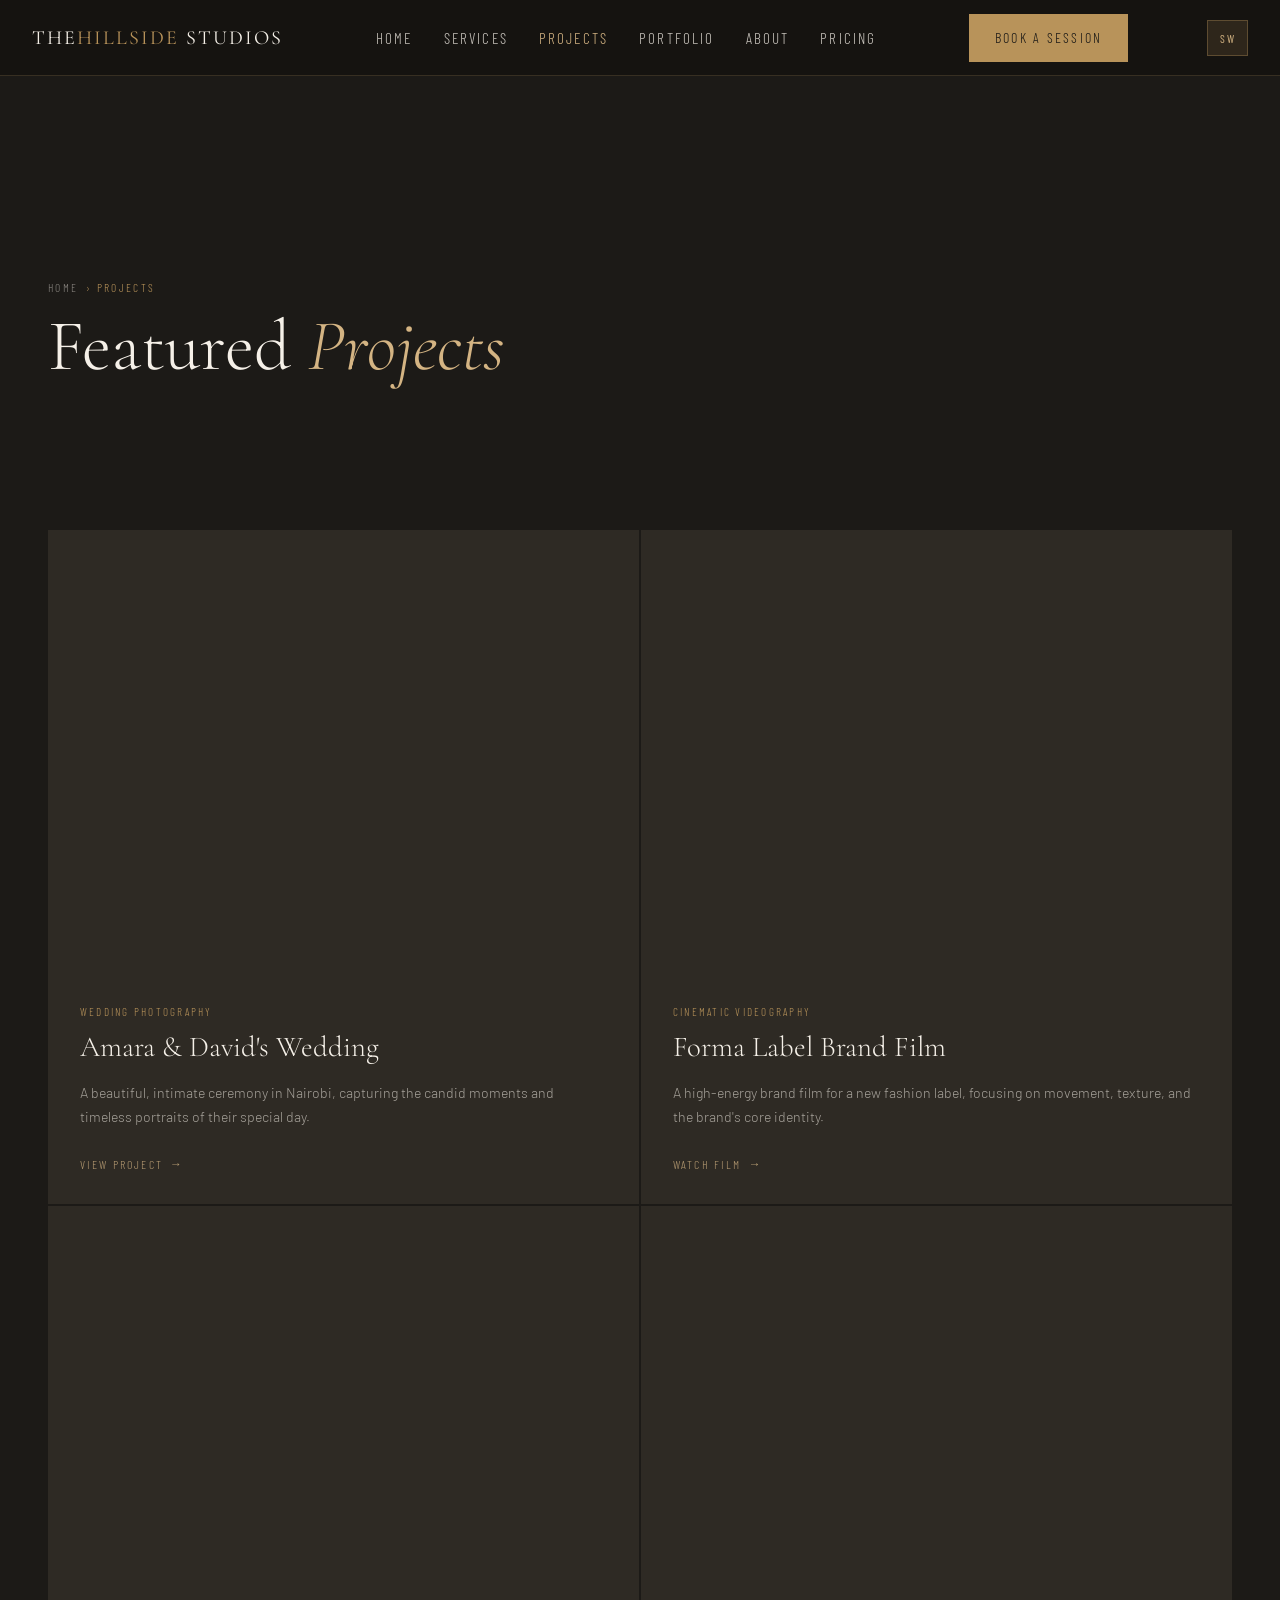
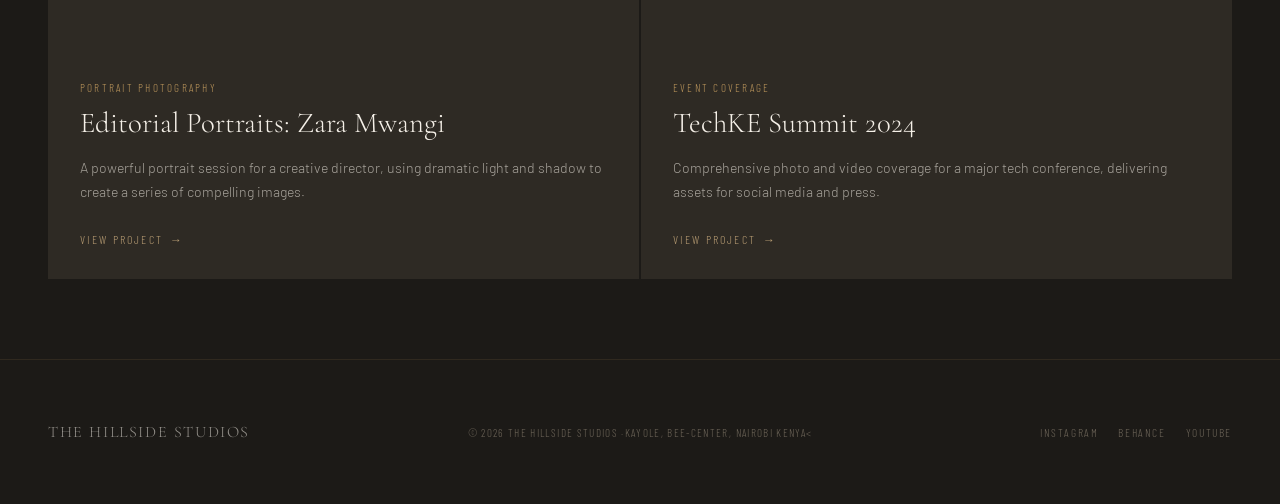
<file: projects.html>
<!DOCTYPE html>
<html lang="en">
<head>
<meta charset="UTF-8"/><meta name="viewport" content="width=device-width, initial-scale=1.0"/>
<title>Projects — The Hillside Studios</title>
<link rel="preconnect" href="https://fonts.googleapis.com"/><link rel="preconnect" href="https://fonts.gstatic.com" crossorigin/>
<link href="https://fonts.googleapis.com/css2?family=Cormorant+Garamond:ital,wght@0,300;0,400;1,300;1,400&family=Barlow:wght@300;400;500&family=Barlow+Condensed:wght@300;400;500;600&display=swap" rel="stylesheet"/>
<link rel="stylesheet" href="shared.css"/>
<style>
.projects-grid {
  display: grid;
  grid-template-columns: 1fr 1fr;
  gap: 2px;
  padding: 5rem 3rem;
  max-width: 1400px;
  margin: 0 auto;
}
.project-card {
  position: relative;
  overflow: hidden;
  background: var(--dark-brown);
  text-decoration: none;
  color: var(--cream);
}
.project-card-img {
  width: 100%;
  aspect-ratio: 4/3;
  background-size: cover;
  background-position: center;
  transition: transform 0.6s cubic-bezier(.25,.1,.25,1);
}
.project-card:hover .project-card-img {
  transform: scale(1.05);
}
.project-card-content {
  padding: 2rem;
}
.project-card-tag {
  font-family: var(--font-cond);
  font-size: 0.7rem;
  letter-spacing: 0.2em;
  text-transform: uppercase;
  color: var(--accent);
  margin-bottom: 0.75rem;
}
.project-card-title {
  font-family: var(--font-serif);
  font-size: clamp(1.4rem, 2.5vw, 1.8rem);
  font-weight: 300;
  line-height: 1.2;
  margin-bottom: 1rem;
}
.project-card-desc {
  font-size: 0.88rem;
  line-height: 1.7;
  color: rgba(245,240,232,.6);
  margin-bottom: 1.5rem;
}
.project-card-link {
  display: inline-flex;
  align-items: center;
  gap: 0.45rem;
  font-family: var(--font-cond);
  font-size: 0.75rem;
  letter-spacing: 0.18em;
  text-transform: uppercase;
  color: var(--accent-light);
  text-decoration: none;
  opacity: 0.8;
  transition: opacity 0.3s, gap 0.3s;
}
.project-card:hover .project-card-link {
  opacity: 1;
  gap: 0.7rem;
}
.project-card-link::after {
  content: '→';
}

@media(max-width: 900px) {
  .projects-grid {
    grid-template-columns: 1fr;
    padding: 4rem 1.5rem;
  }
}
</style>
</head>
<body>
<nav id="navbar" class="solid">
  <a href="index.html" class="nav-logo">The<span>Hillside</span> Studios</a>
  <ul class="nav-links">
    <li><a href="index.html" data-i18n="nav_home">Home</a></li>
    <li><a href="services.html" data-i18n="nav_services">Services</a></li>
    <li><a href="projects.html" class="active" data-i18n="nav_projects">Projects</a></li>
    <li><a href="portfolio.html">Portfolio</a></li>
    <li><a href="about.html">About</a></li>
    <li><a href="pricing.html">Pricing</a></li>
  </ul>
  <a href="contact.html" class="nav-cta">Book a Session</a>
  <button class="lang-toggle" aria-label="Toggle language">SW</button>
  <button class="hamburger" id="hamburger"><span></span><span></span><span></span></button>
</nav>
<div class="mobile-menu" id="mobileMenu">
  <a href="index.html" data-i18n="nav_home">Home</a><a href="services.html" data-i18n="nav_services">Services</a><a href="projects.html" data-i18n="nav_projects">Projects</a><a href="portfolio.html" data-i18n="nav_portfolio">Portfolio</a><a href="about.html" data-i18n="nav_about">About</a><a href="pricing.html" data-i18n="nav_pricing">Pricing</a>
  <a href="contact.html" class="mob-cta">Book a Session</a>
  <button class="lang-toggle" aria-label="Toggle language">SW</button>
</div>

<div class="page-hero">
  <div class="page-hero-bg" style="background-image:url('https://images.unsplash.com/photo-1558618666-fcd25c85cd64?w=1600&q=80')"></div>
  <div class="page-hero-overlay"></div>
  <div class="page-hero-content">
    <div class="breadcrumb"><a href="index.html">Home</a> › Projects</div>
    <h1>Featured <em>Projects</em></h1>
  </div>
</div>

<div class="projects-grid">
  <a href="#" class="project-card reveal">
    <div class="project-card-img" style="background-image:url('https://images.unsplash.com/photo-1511285560929-80b456fea0bc?w=1200&q=80')"></div>
    <div class="project-card-content">
      <div class="project-card-tag">Wedding Photography</div>
      <h2 class="project-card-title">Amara & David's Wedding</h2>
      <p class="project-card-desc">A beautiful, intimate ceremony in Nairobi, capturing the candid moments and timeless portraits of their special day.</p>
      <span class="project-card-link">View Project</span>
    </div>
  </a>
  <a href="#" class="project-card reveal reveal-delay-1">
    <div class="project-card-img" style="background-image:url('https://images.unsplash.com/photo-1579038773867-044c48829161?w=1200&q=80')"></div>
    <div class="project-card-content">
      <div class="project-card-tag">Cinematic Videography</div>
      <h2 class="project-card-title">Forma Label Brand Film</h2>
      <p class="project-card-desc">A high-energy brand film for a new fashion label, focusing on movement, texture, and the brand's core identity.</p>
      <span class="project-card-link">Watch Film</span>
    </div>
  </a>
  <a href="#" class="project-card reveal">
    <div class="project-card-img" style="background-image:url('https://images.unsplash.com/photo-1542038784456-1ea8e935640e?w=1200&q=80')"></div>
    <div class="project-card-content">
      <div class="project-card-tag">Portrait Photography</div>
      <h2 class="project-card-title">Editorial Portraits: Zara Mwangi</h2>
      <p class="project-card-desc">A powerful portrait session for a creative director, using dramatic light and shadow to create a series of compelling images.</p>
      <span class="project-card-link">View Project</span>
    </div>
  </a>
  <a href="#" class="project-card reveal reveal-delay-1">
    <div class="project-card-img" style="background-image:url('https://images.unsplash.com/photo-1606216794074-735e91aa2c92?w=1200&q=80')"></div>
    <div class="project-card-content">
      <div class="project-card-tag">Event Coverage</div>
      <h2 class="project-card-title">TechKE Summit 2024</h2>
      <p class="project-card-desc">Comprehensive photo and video coverage for a major tech conference, delivering assets for social media and press.</p>
      <span class="project-card-link">View Project</span>
    </div>
  </a>
</div>

<footer class="site-footer">
  <div class="footer-logo">The Hillside Studios</div>
  <div class="footer-copy">© 2026 The Hillside Studios ·Kayole, Bee-Center, Nairobi Kenya<</div>
  <div class="footer-social"><a href="#">Instagram</a><a href="#">Behance</a><a href="#">YouTube</a></div>
</footer>

<script src="shared.js"></script>
<script>initNav(true);</script>
</body>
</html>
</file>
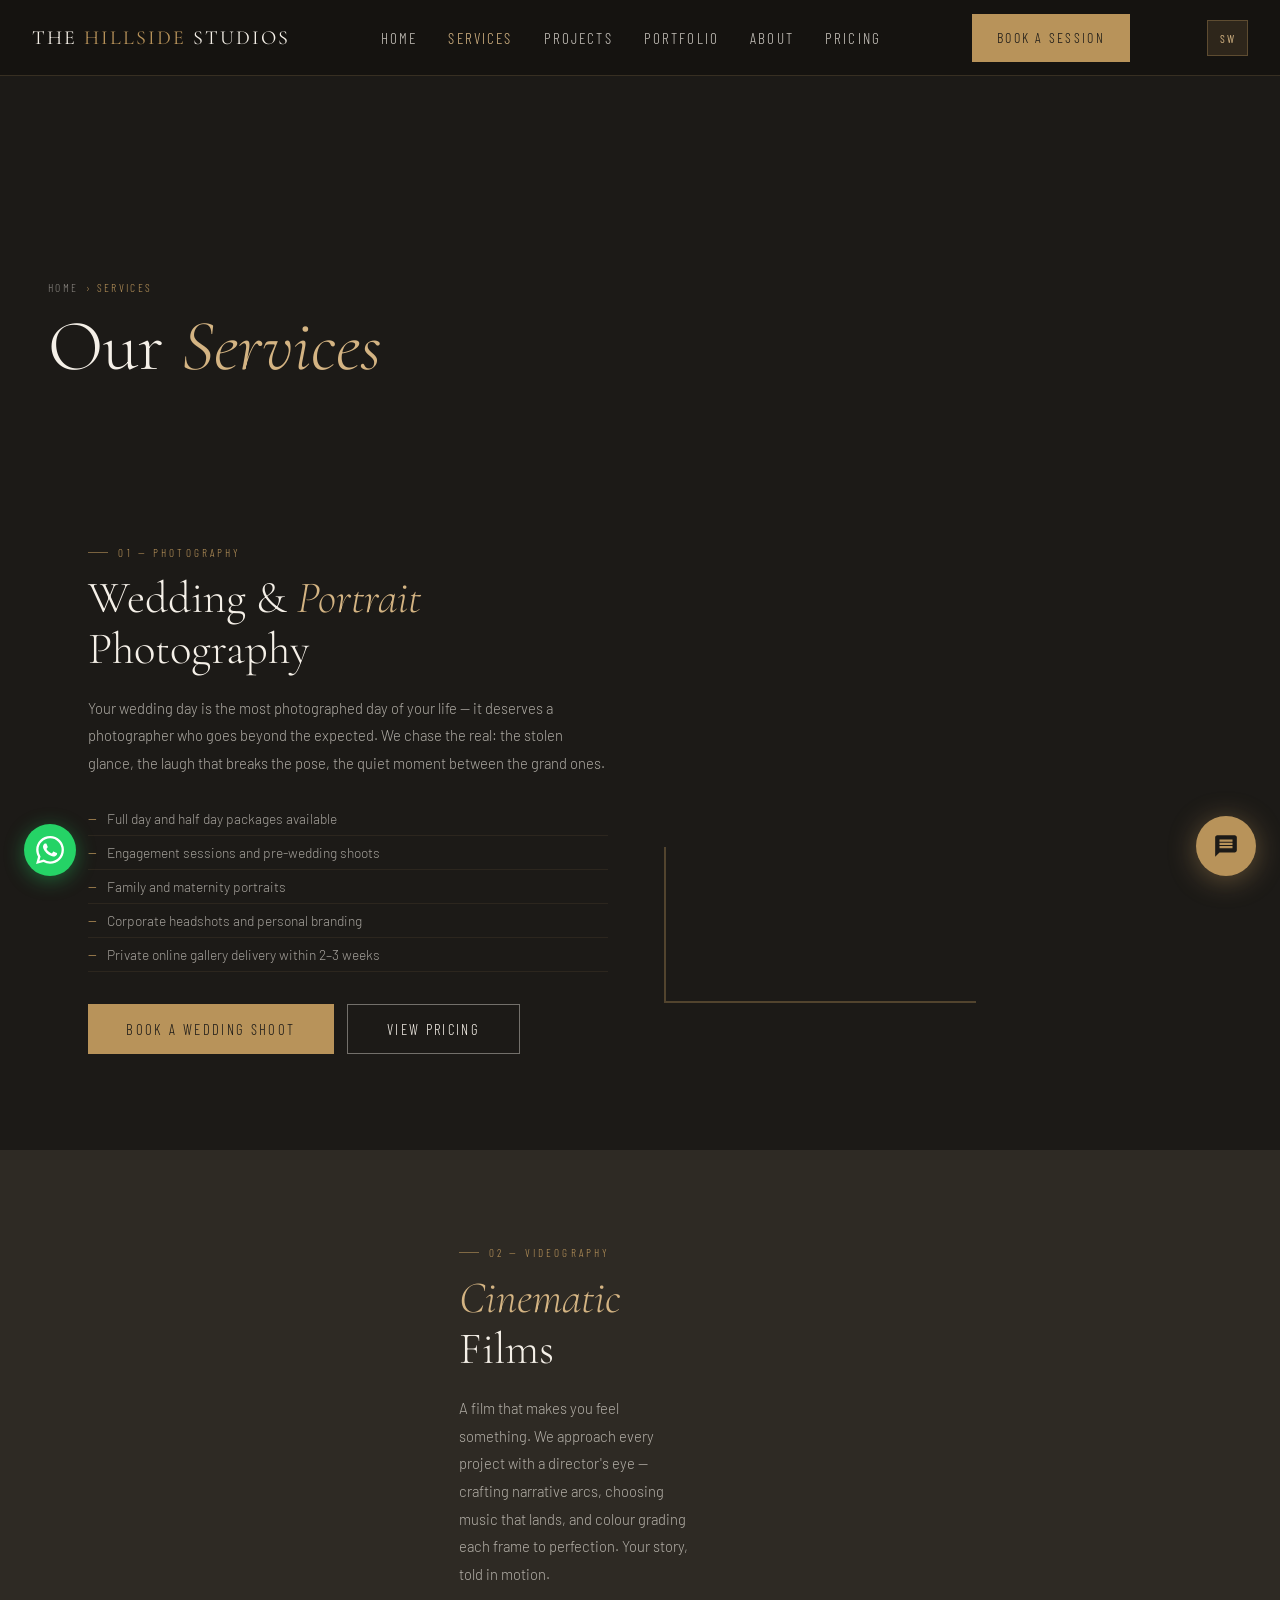
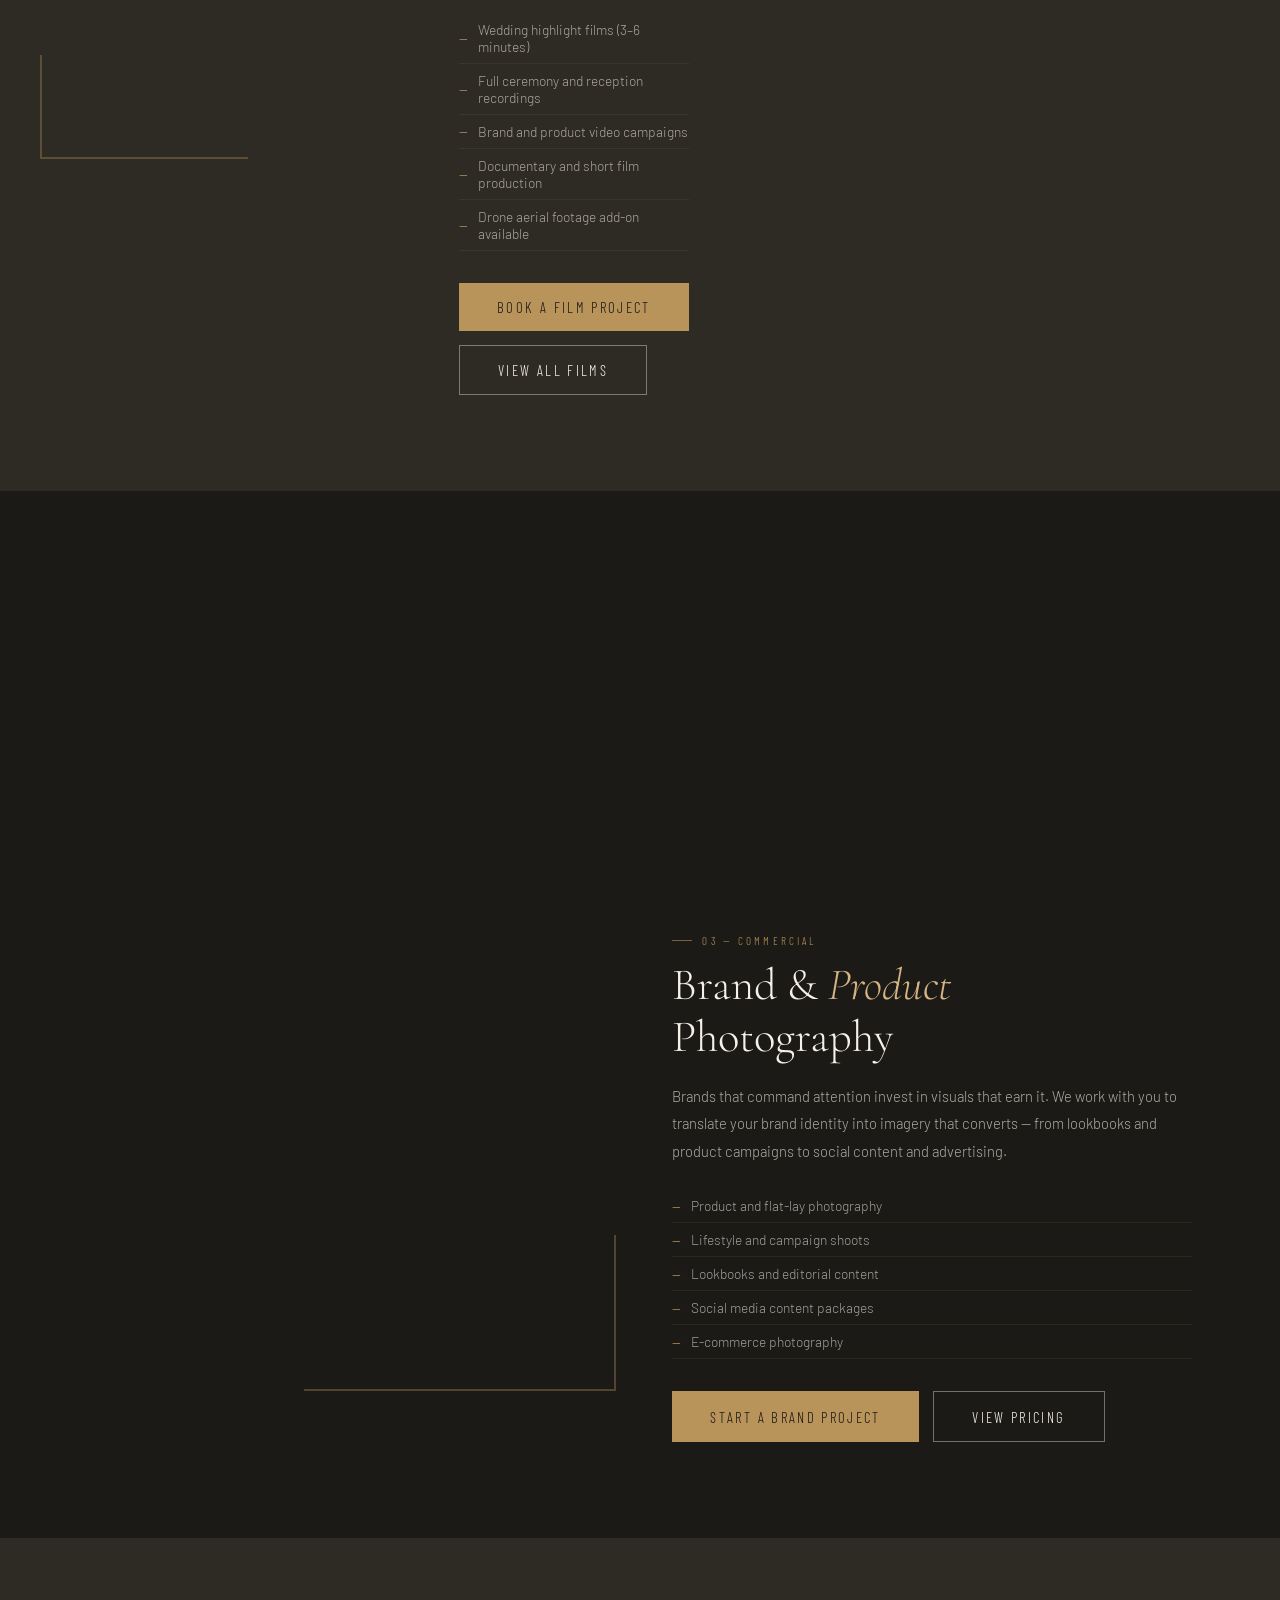
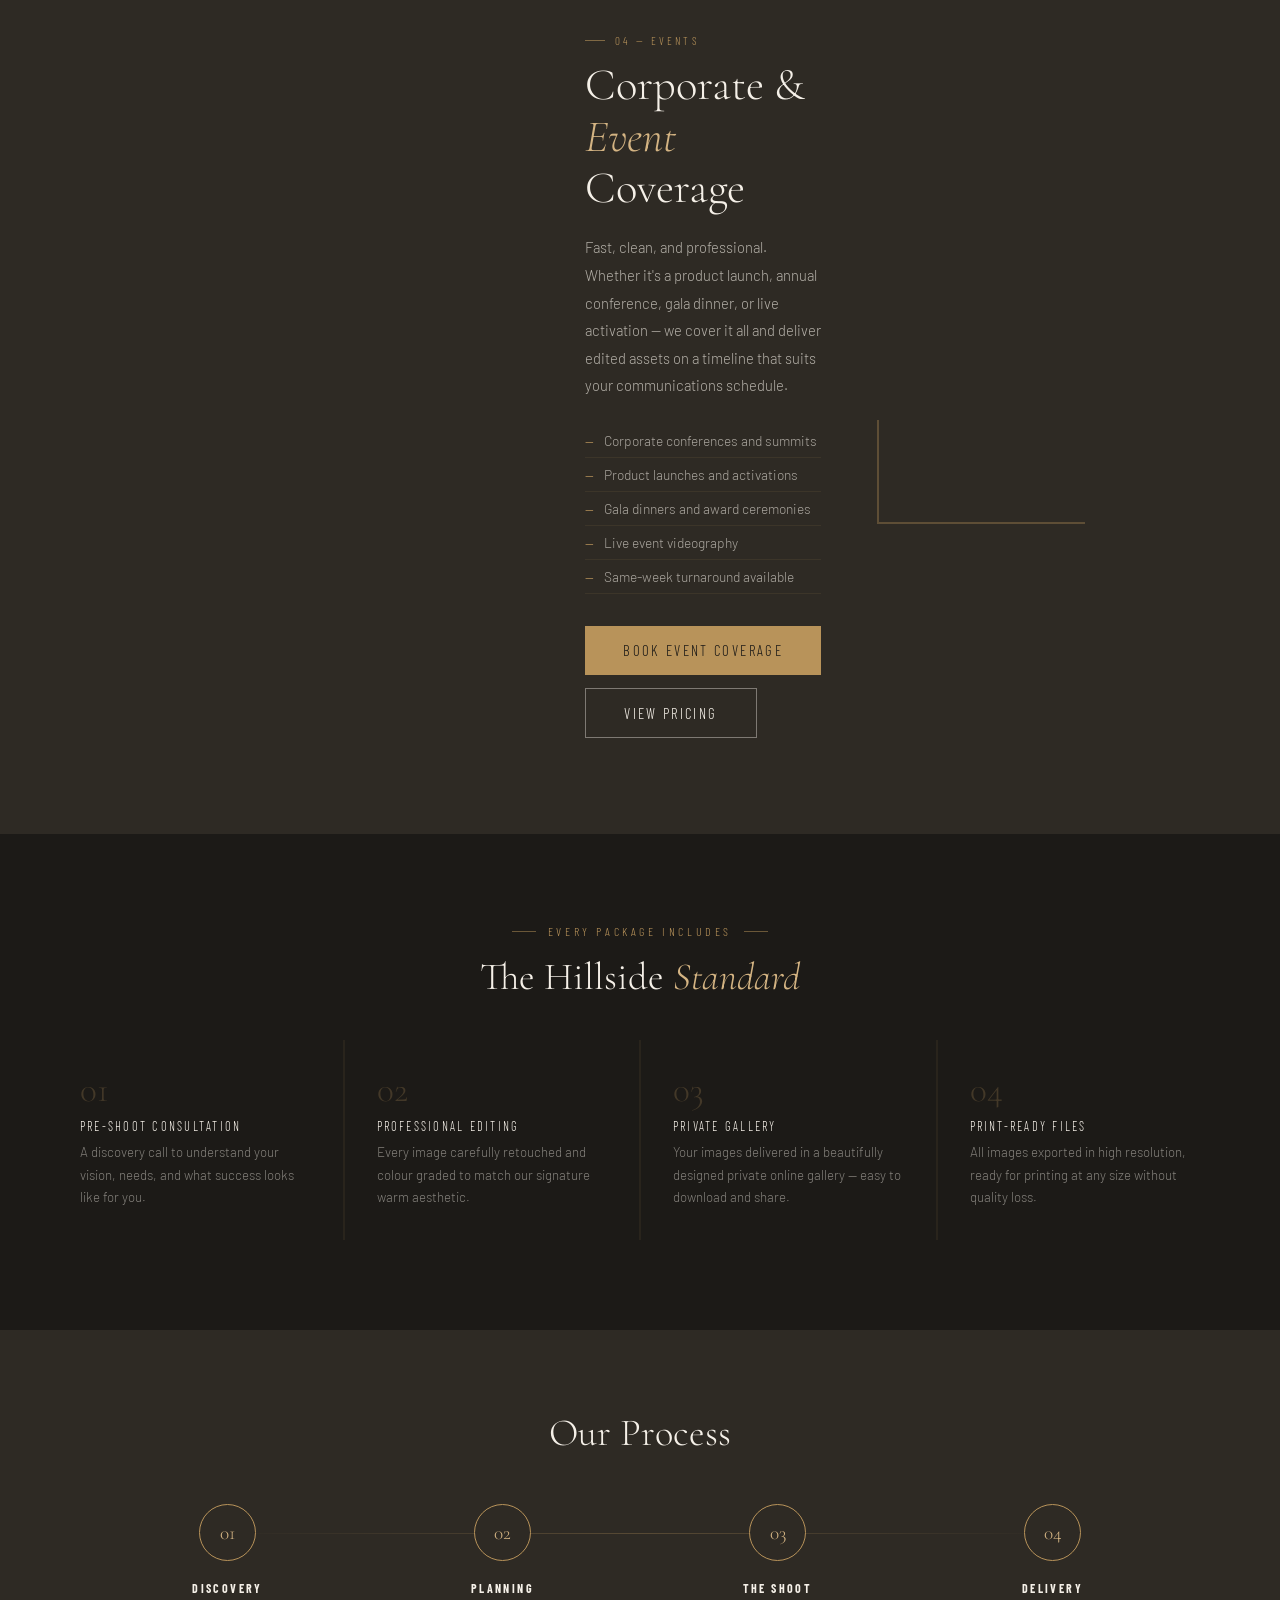
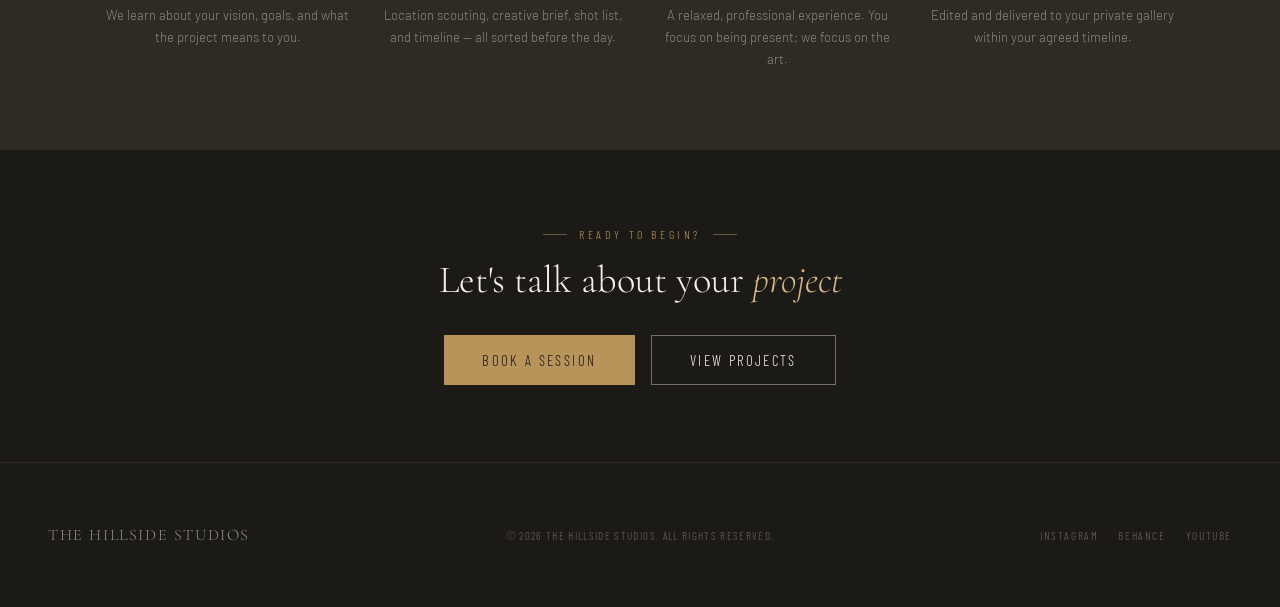
<file: services.html>
<!DOCTYPE html>
<html lang="en">
<head>
<meta charset="UTF-8"/><meta name="viewport" content="width=device-width, initial-scale=1.0"/>
<title>Services — The Hillside Studios</title>
<link rel="preconnect" href="https://fonts.googleapis.com"/><link rel="preconnect" href="https://fonts.gstatic.com" crossorigin/>
<link href="https://fonts.googleapis.com/css2?family=Cormorant+Garamond:ital,wght@0,300;0,400;1,300;1,400&family=Barlow:wght@300;400;500&family=Barlow+Condensed:wght@300;400;500;600&display=swap" rel="stylesheet"/>
<link rel="stylesheet" href="shared.css"/>
<style>
.service-section {
  padding: clamp(4rem,8vw,6rem) clamp(1.5rem,5vw,3rem);
  max-width: 1200px;
  margin: 0 auto;
  display: grid;
  grid-template-columns: 1fr 1fr;
  gap: clamp(2.5rem,5vw,5rem);
  align-items: center;
}
.service-section:nth-child(even) { direction: rtl; }
.service-section:nth-child(even) > * { direction: ltr; }
.service-section.dark {
  background: var(--dark-brown);
  max-width: 100%;
  padding: clamp(4rem,8vw,6rem) 0;
}
.service-section.dark .inner {
  max-width: 1200px;
  margin: 0 auto;
  padding: 0 clamp(1.5rem,5vw,3rem);
  display: grid;
  grid-template-columns: 1fr 1fr;
  gap: clamp(2.5rem,5vw,5rem);
  align-items: center;
}
.service-section.dark:nth-child(even) .inner { direction: rtl; }
.service-section.dark:nth-child(even) .inner > * { direction: ltr; }
.svc-img {
  width: 100%;
  aspect-ratio: 4/3;
  min-height: 260px;
  background-size: cover;
  background-position: center;
  position: relative;
}
.svc-img::after {
  content: '';
  position: absolute;
  bottom: -8px; right: -8px;
  width: 60%; height: 40%;
  border-right: 2px solid rgba(184,147,90,0.35);
  border-bottom: 2px solid rgba(184,147,90,0.35);
  pointer-events: none;
}
.service-section:nth-child(even) .svc-img::after,
.service-section.dark .svc-img::after {
  right: auto; left: -8px;
  border-right: none; border-left: 2px solid rgba(184,147,90,0.35);
}
.svc-tag {
  font-family: var(--font-cond);
  font-size: 0.7rem;
  letter-spacing: 0.28em;
  text-transform: uppercase;
  color: var(--accent);
  margin-bottom: 0.85rem;
  display: flex; align-items: center; gap: 0.65rem;
}
.svc-tag::before {
  content: '';
  display: block; width: 20px; height: 1px;
  background: var(--accent); opacity: 0.6;
}
.svc-title {
  font-family: var(--font-serif);
  font-size: clamp(1.8rem, 3.5vw, 3rem);
  font-weight: 300;
  line-height: 1.15;
  margin-bottom: 1.2rem;
}
.svc-title em { color: var(--accent-light); font-style: italic; }
.svc-body {
  font-size: 0.92rem;
  line-height: 1.88;
  color: rgba(245,240,232,0.68);
  margin-bottom: 1.5rem;
}
.svc-list {
  list-style: none;
  margin-bottom: 2rem;
}
.svc-list li {
  font-size: 0.86rem;
  color: rgba(245,240,232,0.62);
  padding: 0.5rem 0;
  border-bottom: 1px solid rgba(184,147,90,0.1);
  display: flex; align-items: center; gap: 0.65rem;
}
.svc-list li::before {
  content: '—';
  color: var(--accent);
  font-size: 0.78rem;
  flex-shrink: 0;
}
.svc-actions {
  display: flex; gap: 0.85rem; flex-wrap: wrap;
}
.video-strip-inline {
  padding: 0 0 clamp(3rem,6vw,5rem);
  overflow: hidden;
}
.includes-wrap {
  padding: clamp(4rem,7vw,6rem) clamp(1.5rem,5vw,3rem);
  text-align: center;
}
.includes-grid {
  display: grid;
  grid-template-columns: repeat(auto-fit, minmax(min(240px,100%), 1fr));
  gap: 2px;
  max-width: 1200px;
  margin: 2.5rem auto 0;
  background: rgba(184,147,90,0.08);
}
.inc-card {
  background: var(--charcoal);
  padding: 2rem;
  text-align: left;
  transition: background 0.3s;
}
.inc-card:hover { background: var(--dark-brown); }
.inc-num {
  font-family: var(--font-serif);
  font-size: 2.2rem;
  color: rgba(184,147,90,0.25);
  margin-bottom: 0.75rem;
  line-height: 1;
}
.inc-title {
  font-family: var(--font-cond);
  font-size: 0.78rem;
  letter-spacing: 0.18em;
  text-transform: uppercase;
  color: var(--cream);
  margin-bottom: 0.5rem;
}
.inc-desc {
  font-size: 0.83rem;
  color: rgba(245,240,232,0.48);
  line-height: 1.68;
}
.process-bar {
  background: var(--dark-brown);
  padding: clamp(4rem,7vw,5rem) clamp(1.5rem,5vw,3rem);
}
.process-bar h2 {
  font-family: var(--font-serif);
  font-size: clamp(1.8rem,3vw,2.5rem);
  font-weight: 300;
  text-align: center;
  margin-bottom: 3rem;
}
.steps {
  display: grid;
  grid-template-columns: repeat(4,1fr);
  gap: 0;
  max-width: 1100px;
  margin: 0 auto;
  position: relative;
}
.steps::before {
  content: '';
  position: absolute;
  top: 1.8rem; left: 12.5%; right: 12.5%;
  height: 1px;
  background: linear-gradient(to right, transparent, var(--accent), transparent);
  opacity: 0.3;
}
.step { text-align: center; padding: 0 1rem; }
.step-n {
  width: 3.6rem; height: 3.6rem;
  border-radius: 50%;
  border: 1px solid var(--accent);
  display: flex; align-items: center; justify-content: center;
  margin: 0 auto 1.2rem;
  font-family: var(--font-serif);
  font-size: 1.2rem;
  color: var(--accent-light);
  background: var(--dark-brown);
  position: relative; z-index: 1;
}
.step h4 {
  font-family: var(--font-cond);
  font-size: 0.75rem;
  letter-spacing: 0.2em;
  text-transform: uppercase;
  color: var(--cream);
  margin-bottom: 0.6rem;
}
.step p {
  font-size: 0.82rem;
  color: rgba(245,240,232,0.48);
  line-height: 1.68;
}
@media (max-width: 768px) {
  .service-section {
    grid-template-columns: 1fr;
    padding: 3rem 1.5rem;
    gap: 2rem;
  }
  .service-section:nth-child(even) { direction: ltr; }
  .service-section.dark .inner {
    grid-template-columns: 1fr;
    padding: 0 1.5rem;
    gap: 2rem;
  }
  .service-section.dark:nth-child(even) .inner { direction: ltr; }
  .service-section.dark { padding: 3rem 0; }
  .svc-img::after { display: none; }
  .steps { grid-template-columns: 1fr 1fr; gap: 2.5rem; }
  .steps::before { display: none; }
  .svc-actions { flex-direction: column; }
  .svc-actions .btn-primary,
  .svc-actions .btn-outline { justify-content: center; }
}
@media (max-width: 480px) {
  .steps { grid-template-columns: 1fr; gap: 2rem; }
  .process-bar { padding: 3rem 1.5rem; }
}
a, button { -webkit-tap-highlight-color: transparent; }
input, select, textarea { font-size: 16px !important; }
</style>
</head>
<body>
<nav id="navbar" class="solid">
  <a href="index.html" class="nav-logo">The <span>Hillside</span> Studios</a>
  <ul class="nav-links">
    <li><a href="index.html" data-i18n="nav_home">Home</a></li>
    <li><a href="services.html" class="active" data-i18n="nav_services">Services</a></li>
    <li><a href="projects.html" data-i18n="nav_projects">Projects</a></li>
    <li><a href="portfolio.html">Portfolio</a></li>
    <li><a href="about.html">About</a></li>
    <li><a href="pricing.html">Pricing</a></li>
  </ul>
  <a href="contact.html" class="nav-cta" data-i18n="nav_book">Book a Session</a>
  <button class="lang-toggle" aria-label="Toggle language">SW</button>
  <button class="hamburger" id="hamburger" aria-label="Open menu"><span></span><span></span><span></span></button>
</nav>
<div class="mobile-menu" id="mobileMenu">
  <a href="index.html">Home</a>
  <a href="services.html">Services</a>
  <a href="projects.html">Projects</a>
  <a href="portfolio.html">Portfolio</a>
  <a href="about.html">About</a>
  <a href="pricing.html">Pricing</a>
  <a href="contact.html" class="mob-cta" data-i18n="mob_book">Book a Session</a>
  <button class="lang-toggle" aria-label="Toggle language">SW</button>
</div>
<div class="page-hero">
  <div class="page-hero-bg" style="background-image:url('https://images.unsplash.com/photo-1537633552985-df8429e8048b?w=1600&q=80')"></div>
  <div class="page-hero-overlay"></div>
  <div class="page-hero-content">
    <div class="breadcrumb"><a href="index.html">Home</a> › Services</div>
    <h1>Our <em>Services</em></h1>
  </div>
</div>
<section class="service-section" id="weddings">
  <div class="svc-img reveal" style="background-image:url('https://images.unsplash.com/photo-1511285560929-80b456fea0bc?w=900&q=80')"></div>
  <div>
    <div class="svc-tag reveal">01 — Photography</div>
    <h2 class="svc-title reveal reveal-delay-1">Wedding &amp; <em>Portrait</em><br>Photography</h2>
    <p class="svc-body reveal reveal-delay-2">Your wedding day is the most photographed day of your life — it deserves a photographer who goes beyond the expected. We chase the real: the stolen glance, the laugh that breaks the pose, the quiet moment between the grand ones.</p>
    <ul class="svc-list reveal reveal-delay-2">
      <li>Full day and half day packages available</li>
      <li>Engagement sessions and pre-wedding shoots</li>
      <li>Family and maternity portraits</li>
      <li>Corporate headshots and personal branding</li>
      <li>Private online gallery delivery within 2–3 weeks</li>
    </ul>
    <div class="svc-actions reveal reveal-delay-3">
      <a href="contact.html" class="btn-primary">Book a Wedding Shoot</a>
      <a href="pricing.html" class="btn-outline">View Pricing</a>
    </div>
  </div>
</section>
<div class="service-section dark" id="films">
  <div class="inner">
    <div class="svc-img reveal" style="background-image:url('https://images.unsplash.com/photo-1579038773867-044c48829161?w=900&q=80')"></div>
    <div>
      <div class="svc-tag reveal">02 — Videography</div>
      <h2 class="svc-title reveal reveal-delay-1"><em>Cinematic</em><br>Films</h2>
      <p class="svc-body reveal reveal-delay-2">A film that makes you feel something. We approach every project with a director's eye — crafting narrative arcs, choosing music that lands, and colour grading each frame to perfection. Your story, told in motion.</p>
      <ul class="svc-list reveal reveal-delay-2">
        <li>Wedding highlight films (3–6 minutes)</li>
        <li>Full ceremony and reception recordings</li>
        <li>Brand and product video campaigns</li>
        <li>Documentary and short film production</li>
        <li>Drone aerial footage add-on available</li>
      </ul>
      <div class="svc-actions reveal reveal-delay-3">
        <a href="contact.html" class="btn-primary">Book a Film Project</a>
        <a href="portfolio.html#video" class="btn-outline">View All Films</a>
      </div>
    </div>
  </div>
</div>
<div class="video-strip-inline">
  <div class="v-scroll">
    <div class="v-scroll-inner">
      <a href="#" class="v-item">
        <div class="v-thumb" style="background-image:url('https://images.unsplash.com/photo-1500051638674-ff996a0ec29e?w=1200&q=80')"></div>
        <div class="v-overlay"><div class="play-icon"><svg viewBox="0 0 24 24"><path d="M8 5v14l11-7z"/></svg></div></div>
        <div class="v-cap"><h3>Amara &amp; David's Wedding Film</h3><span>Nairobi, 2024</span></div>
      </a>
      <a href="#" class="v-item">
        <div class="v-thumb" style="background-image:url('https://images.unsplash.com/photo-1579038773867-044c48829161?w=1200&q=80')"></div>
        <div class="v-overlay"><div class="play-icon"><svg viewBox="0 0 24 24"><path d="M8 5v14l11-7z"/></svg></div></div>
        <div class="v-cap"><h3>Forma Label Brand Film</h3><span>Campaign, 2024</span></div>
      </a>
      <a href="#" class="v-item">
        <div class="v-thumb" style="background-image:url('https://images.unsplash.com/photo-1492691527719-9d1e07e534b4?w=1200&q=80')"></div>
        <div class="v-overlay"><div class="play-icon"><svg viewBox="0 0 24 24"><path d="M8 5v14l11-7z"/></svg></div></div>
        <div class="v-cap"><h3>Zara &amp; Mwangi Engagement</h3><span>Cinematic Short, 2024</span></div>
      </a>
      <a href="#" class="v-item">
        <div class="v-thumb" style="background-image:url('https://images.unsplash.com/photo-1500051638674-ff996a0ec29e?w=1200&q=80')"></div>
        <div class="v-overlay"><div class="play-icon"><svg viewBox="0 0 24 24"><path d="M8 5v14l11-7z"/></svg></div></div>
        <div class="v-cap"><h3>Amara &amp; David's Wedding Film</h3><span>Nairobi, 2024</span></div>
      </a>
      <a href="#" class="v-item">
        <div class="v-thumb" style="background-image:url('https://images.unsplash.com/photo-1579038773867-044c48829161?w=1200&q=80')"></div>
        <div class="v-overlay"><div class="play-icon"><svg viewBox="0 0 24 24"><path d="M8 5v14l11-7z"/></svg></div></div>
        <div class="v-cap"><h3>Forma Label Brand Film</h3><span>Campaign, 2024</span></div>
      </a>
      <a href="#" class="v-item">
        <div class="v-thumb" style="background-image:url('https://images.unsplash.com/photo-1492691527719-9d1e07e534b4?w=1200&q=80')"></div>
        <div class="v-overlay"><div class="play-icon"><svg viewBox="0 0 24 24"><path d="M8 5v14l11-7z"/></svg></div></div>
        <div class="v-cap"><h3>Zara &amp; Mwangi Engagement</h3><span>Cinematic Short, 2024</span></div>
      </a>
    </div>
  </div>
</div>
<section class="service-section" id="brand">
  <div class="svc-img reveal" style="background-image:url('https://images.unsplash.com/photo-1441986300917-64674bd600d8?w=900&q=80')"></div>
  <div>
    <div class="svc-tag reveal">03 — Commercial</div>
    <h2 class="svc-title reveal reveal-delay-1">Brand &amp; <em>Product</em><br>Photography</h2>
    <p class="svc-body reveal reveal-delay-2">Brands that command attention invest in visuals that earn it. We work with you to translate your brand identity into imagery that converts — from lookbooks and product campaigns to social content and advertising.</p>
    <ul class="svc-list reveal reveal-delay-2">
      <li>Product and flat-lay photography</li>
      <li>Lifestyle and campaign shoots</li>
      <li>Lookbooks and editorial content</li>
      <li>Social media content packages</li>
      <li>E-commerce photography</li>
    </ul>
    <div class="svc-actions reveal reveal-delay-3">
      <a href="contact.html" class="btn-primary">Start a Brand Project</a>
      <a href="pricing.html" class="btn-outline">View Pricing</a>
    </div>
  </div>
</section>
<div class="service-section dark" id="events">
  <div class="inner">
    <div class="svc-img reveal" style="background-image:url('https://images.unsplash.com/photo-1606216794074-735e91aa2c92?w=900&q=80')"></div>
    <div>
      <div class="svc-tag reveal">04 — Events</div>
      <h2 class="svc-title reveal reveal-delay-1">Corporate &amp; <em>Event</em><br>Coverage</h2>
      <p class="svc-body reveal reveal-delay-2">Fast, clean, and professional. Whether it's a product launch, annual conference, gala dinner, or live activation — we cover it all and deliver edited assets on a timeline that suits your communications schedule.</p>
      <ul class="svc-list reveal reveal-delay-2">
        <li>Corporate conferences and summits</li>
        <li>Product launches and activations</li>
        <li>Gala dinners and award ceremonies</li>
        <li>Live event videography</li>
        <li>Same-week turnaround available</li>
      </ul>
      <div class="svc-actions reveal reveal-delay-3">
        <a href="contact.html" class="btn-primary">Book Event Coverage</a>
        <a href="pricing.html" class="btn-outline">View Pricing</a>
      </div>
    </div>
  </div>
</div>
<div class="includes-wrap">
  <p class="section-label reveal">Every Package Includes</p>
  <h2 class="reveal reveal-delay-1" style="font-family:var(--font-serif);font-size:clamp(1.8rem,3vw,2.5rem);font-weight:300">The Hillside <em style="color:var(--accent-light);font-style:italic">Standard</em></h2>
  <div class="includes-grid">
    <div class="inc-card reveal">
      <div class="inc-num">01</div>
      <div class="inc-title">Pre-shoot Consultation</div>
      <p class="inc-desc">A discovery call to understand your vision, needs, and what success looks like for you.</p>
    </div>
    <div class="inc-card reveal reveal-delay-1">
      <div class="inc-num">02</div>
      <div class="inc-title">Professional Editing</div>
      <p class="inc-desc">Every image carefully retouched and colour graded to match our signature warm aesthetic.</p>
    </div>
    <div class="inc-card reveal reveal-delay-2">
      <div class="inc-num">03</div>
      <div class="inc-title">Private Gallery</div>
      <p class="inc-desc">Your images delivered in a beautifully designed private online gallery — easy to download and share.</p>
    </div>
    <div class="inc-card reveal reveal-delay-3">
      <div class="inc-num">04</div>
      <div class="inc-title">Print-Ready Files</div>
      <p class="inc-desc">All images exported in high resolution, ready for printing at any size without quality loss.</p>
    </div>
  </div>
</div>
<div class="process-bar">
  <h2 class="reveal">Our Process</h2>
  <div class="steps">
    <div class="step reveal">
      <div class="step-n">01</div>
      <h4>Discovery</h4>
      <p>We learn about your vision, goals, and what the project means to you.</p>
    </div>
    <div class="step reveal reveal-delay-1">
      <div class="step-n">02</div>
      <h4>Planning</h4>
      <p>Location scouting, creative brief, shot list, and timeline — all sorted before the day.</p>
    </div>
    <div class="step reveal reveal-delay-2">
      <div class="step-n">03</div>
      <h4>The Shoot</h4>
      <p>A relaxed, professional experience. You focus on being present; we focus on the art.</p>
    </div>
    <div class="step reveal reveal-delay-3">
      <div class="step-n">04</div>
      <h4>Delivery</h4>
      <p>Edited and delivered to your private gallery within your agreed timeline.</p>
    </div>
  </div>
</div>
<div style="text-align:center;padding:clamp(3rem,6vw,5rem) 1.5rem">
  <p class="section-label reveal">Ready to Begin?</p>
  <p class="reveal reveal-delay-1" style="font-family:var(--font-serif);font-size:clamp(1.8rem,3vw,2.8rem);font-weight:300;margin-bottom:2rem">
    Let's talk about your <em style="color:var(--accent-light);font-style:italic">project</em>
  </p>
  <div class="reveal reveal-delay-2" style="display:flex;gap:1rem;justify-content:center;flex-wrap:wrap">
    <a href="contact.html" class="btn-primary" data-i18n="btn_book">Book a Session</a>
    <a href="projects.html" class="btn-outline">View Projects</a>
  </div>
</div>
<footer class="site-footer">
  <div class="footer-logo">The Hillside Studios</div>
  <div class="footer-copy">© 2026 The Hillside Studios. All rights reserved.</div>
  <div class="footer-social"><a href="#">Instagram</a><a href="#">Behance</a><a href="#">YouTube</a></div>
</footer>
<button class="wa-btn" id="waBtn" aria-label="WhatsApp" data-tooltip="Chat on WhatsApp">
  <svg viewBox="0 0 24 24" fill="white"><path d="M17.472 14.382c-.297-.149-1.758-.867-2.03-.967-.273-.099-.471-.148-.67.15-.197.297-.767.966-.94 1.164-.173.199-.347.223-.644.075-.297-.15-1.255-.463-2.39-1.475-.883-.788-1.48-1.761-1.653-2.059-.173-.297-.018-.458.13-.606.134-.133.298-.347.446-.52.149-.174.198-.298.298-.497.099-.198.05-.371-.025-.52-.075-.149-.669-1.612-.916-2.207-.242-.579-.487-.5-.669-.51-.173-.008-.371-.01-.57-.01-.198 0-.52.074-.792.372-.272.297-1.04 1.016-1.04 2.479 0 1.462 1.065 2.875 1.213 3.074.149.198 2.096 3.2 5.077 4.487.709.306 1.262.489 1.694.625.712.227 1.36.195 1.871.118.571-.085 1.758-.719 2.006-1.413.248-.694.248-1.289.173-1.413-.074-.124-.272-.198-.57-.347m-5.421 7.403h-.004a9.87 9.87 0 01-5.031-1.378l-.361-.214-3.741.982.998-3.648-.235-.374a9.86 9.86 0 01-1.51-5.26c.001-5.45 4.436-9.884 9.888-9.884 2.64 0 5.122 1.03 6.988 2.898a9.825 9.825 0 012.893 6.994c-.003 5.45-4.437 9.884-9.885 9.884m8.413-18.297A11.815 11.815 0 0012.05 0C5.495 0 .16 5.335.157 11.892c0 2.096.547 4.142 1.588 5.945L.057 24l6.305-1.654a11.882 11.882 0 005.683 1.448h.005c6.554 0 11.89-5.335 11.893-11.893a11.821 11.821 0 00-3.48-8.413z"/></svg>
</button>
<button class="chatbot-bubble" id="chatBubble" aria-label="Chat with us">
  <svg viewBox="0 0 24 24"><path d="M20 2H4c-1.1 0-2 .9-2 2v18l4-4h14c1.1 0 2-.9 2-2V4c0-1.1-.9-2-2-2zm-2 12H6v-2h12v2zm0-3H6V9h12v2zm0-3H6V6h12v2z"/></svg>
  <span class="notif" id="chatNotif"></span>
</button>
<div class="chatbot-window" id="chatWindow">
  <div class="chatbot-header">
    <div class="chat-avatar">H</div>
    <div class="chat-header-info">
      <div class="chat-header-name">Hilda — Studios Assistant</div>
      <div class="chat-header-status">Online now</div>
    </div>
    <button class="chatbot-close" id="chatClose">✕</button>
  </div>
  <div class="chatbot-msgs" id="chatMsgs"><div class="msg bot">...</div></div>
  <div class="chat-suggestions" id="chatSuggestions">
    <button class="chat-suggestion">Wedding photography</button>
    <button class="chat-suggestion">Videography pricing</button>
    <button class="chat-suggestion">Brand shoot info</button>
    <button class="chat-suggestion">How to book</button>
  </div>
  <div class="chatbot-input-row">
    <input class="chatbot-input" id="chatInput" type="text" placeholder="Ask about our services…"/>
    <button class="chatbot-send" id="chatSend">Send</button>
  </div>
</div>
<script src="shared.js"></script>
<script>initNav(true);</script>
</body>
</html>
</file>
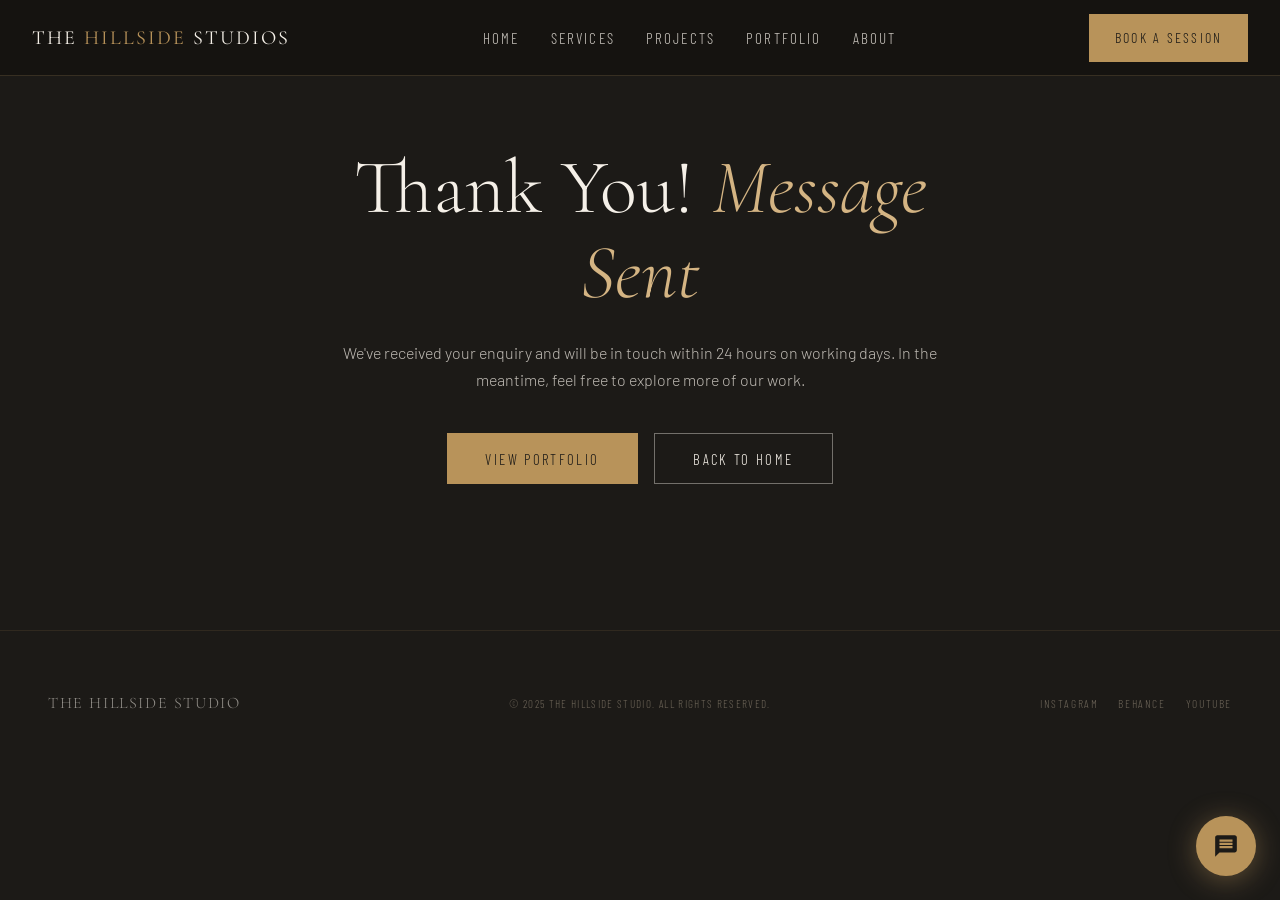
<file: success.html>
<!DOCTYPE html>
<html lang="en">
<head>
<meta charset="UTF-8"/>
<meta name="viewport" content="width=device-width, initial-scale=1.0"/>
<title>Success! — The Hillside Studio</title>
<meta name="description" content="Your message has been successfully sent to The Hillside Studio. We will be in touch shortly."/>
<link rel="preconnect" href="https://fonts.googleapis.com"/>
<link rel="preconnect" href="https://fonts.gstatic.com" crossorigin/>
<link href="https://fonts.googleapis.com/css2?family=Cormorant+Garamond:ital,wght@0,300;0,400;1,300;1,400&family=Barlow:wght@300;400;500&family=Barlow+Condensed:wght@300;400;500;600&display=swap" rel="stylesheet"/>
<link rel="stylesheet" href="shared.css"/>
<style>
/* Custom styles for success page */
.success-hero {
  height: 70vh; /* Make it a bit taller than page-hero for impact */
  min-height: 450px;
  display: flex;
  align-items: center; /* Center content vertically */
  justify-content: center; /* Center content horizontally */
  text-align: center;
  position: relative;
  overflow: hidden;
}
.success-hero-bg {
  position: absolute; inset: 0;
  background: linear-gradient(to bottom, rgba(28,26,23,0.3), rgba(28,26,23,0.85)), url('https://images.unsplash.com/photo-1500051638674-ff996a0ec29e?w=1600&q=80') center/cover; /* Reusing a nice image */
}
.success-hero-content {
  position: relative; z-index: 2;
  max-width: 700px;
  padding: 0 3rem;
}
.success-hero-content h1 {
  font-family: var(--font-serif); font-size: clamp(3rem, 6vw, 5rem);
  font-weight: 300; line-height: 1.1;
  margin-bottom: 1.5rem;
}
.success-hero-content h1 em { color: var(--accent-light); font-style: italic; }
.success-hero-content p {
  font-size: 1rem; color: rgba(245,240,232,.75);
  line-height: 1.7; margin-bottom: 2.5rem;
}
.success-hero-content .btn-group {
  display: flex; gap: 1rem; justify-content: center; flex-wrap: wrap;
}
</style>
</head>
<body>
<nav id="navbar" class="solid">
  <a href="index.html" class="nav-logo">The <span>Hillside</span> Studios</a>
  <ul class="nav-links">
    <li><a href="index.html">Home</a></li><li><a href="services.html">Services</a></li><li><a href="portfolio.html">Portfolio</a></li><li><a href="about.html">About</a></li><li><a href="pricing.html">Pricing</a></li>
  </ul>
  <a href="contact.html" class="nav-cta">Book a Session</a>
  <button class="hamburger" id="hamburger" aria-label="Open navigation menu"><span></span><span></span><span></span></button>
</nav>
<div class="mobile-menu" id="mobileMenu">
  <a href="index.html">Home</a><a href="services.html">Services</a><a href="portfolio.html">Portfolio</a><a href="about.html">About</a><a href="pricing.html">Pricing</a>
  <a href="contact.html" class="mob-cta">Book a Session</a>
</div>

<section class="success-hero">
  <div class="success-hero-bg"></div>
  <div class="success-hero-content">
    <h1>Thank You! <em>Message Sent</em></h1>
    <p>We've received your enquiry and will be in touch within 24 hours on working days. In the meantime, feel free to explore more of our work.</p>
    <div class="btn-group">
      <a href="portfolio.html" class="btn-primary">View Portfolio</a>
      <a href="index.html" class="btn-outline">Back to Home</a>
    </div>
  </div>
</section>

<footer class="site-footer">
  <div class="footer-logo">The Hillside Studio</div>
  <div class="footer-copy">© 2025 The Hillside Studio. All rights reserved.</div>
  <div class="footer-social"><a href="#">Instagram</a><a href="#">Behance</a><a href="#">YouTube</a></div>
</footer>

<button class="chatbot-bubble" id="chatBubble"><svg viewBox="0 0 24 24"><path d="M20 2H4c-1.1 0-2 .9-2 2v18l4-4h14c1.1 0 2-.9 2-2V4c0-1.1-.9-2-2-2zm-2 12H6v-2h12v2zm0-3H6V9h12v2zm0-3H6V6h12v2z"/></svg><span class="notif" id="chatNotif"></span></button>
<div class="chatbot-window" id="chatWindow">
  <div class="chatbot-header">
    <div class="chat-avatar">H</div>
    <div class="chat-header-info"><div class="chat-header-name">Hilda — Studio Assistant</div><div class="chat-header-status">Online now</div></div>
    <button class="chat-clear" id="chatClear" title="Clear History">↺</button>
    <button class="chatbot-close" id="chatClose">✕</button>
  </div>
  <div class="chatbot-msgs" id="chatMsgs"><div class="msg bot">Hello! I'm Hilda, your Hillside Studio assistant. I can help with pricing, booking, services, and more. What would you like to know?</div></div>
  <div class="chat-suggestions" id="chatSuggestions"><button class="chat-suggestion">Wedding packages</button><button class="chat-suggestion">Pricing info</button><button class="chat-suggestion">How to book</button><button class="chat-suggestion">Turnaround time</button></div>
  <div class="chatbot-input-row"><input class="chatbot-input" id="chatInput" type="text" placeholder="Ask anything about our studio…"/><button class="chatbot-send" id="chatSend">Send</button></div>
</div>

<script src="shared.js"></script>
<script>
initNav(true);
</script>
</body>
</html>
</file>
<file: shared.css>
/* ══════════════════════════════════════════════
   THE HILLSIDE STUDIO — SHARED STYLES v2
   Full responsive overhaul: mobile-first
══════════════════════════════════════════════ */

*, *::before, *::after { box-sizing: border-box; margin: 0; padding: 0; }


:root {
  --cream: #F5F0E8;
  --charcoal: #1C1A17;
  --dark-brown: #2E2A24;
  --mid: #6B6357;
  --accent: #B8935A;
  --accent-light: #D4B483;
  --accent-dark: #8C6B3A;
  --font-serif: 'Cormorant Garamond', Georgia, serif;
  --font-sans: 'Barlow', sans-serif;
  --font-cond: 'Barlow Condensed', sans-serif;
  /* spacing scale */
  --space-xs: 0.5rem;
  --space-sm: 1rem;
  --space-md: 2rem;
  --space-lg: 4rem;
  --space-xl: 6rem;
  /* touch targets */
  --touch: 48px;
}

html { scroll-behavior: smooth; font-size: 16px; }
body {
  background: var(--charcoal);
  color: var(--cream);
  font-family: var(--font-sans);
  font-weight: 300;
  overflow-x: hidden;
  -webkit-font-smoothing: antialiased;
}

/* ══ NAV ══ */
nav {
  position: fixed; top: 0; left: 0; right: 0; z-index: 200;
  display: flex; align-items: center; justify-content: space-between;
  padding: 1.4rem 2rem;
  transition: background 0.4s ease, padding 0.4s ease, box-shadow 0.4s ease;
}
nav.scrolled, nav.solid {
  background: rgba(22, 20, 17, 0.97);
  backdrop-filter: blur(16px);
  -webkit-backdrop-filter: blur(16px);
  padding: 0.85rem 2rem;
  box-shadow: 0 1px 0 rgba(184,147,90,0.18);
}

/* Logo — bigger, more readable */
.nav-logo {
  font-family: var(--font-serif);
  font-size: 1.25rem;
  font-weight: 400;
  letter-spacing: 0.1em;
  text-transform: uppercase;
  color: var(--cream);
  text-decoration: none;
  line-height: 1;
  flex-shrink: 0;
  z-index: 210;
}
.nav-logo span { color: var(--accent); }

/* Desktop links */
.nav-links {
  display: flex;
  gap: 0.25rem;
  list-style: none;
}
.nav-links a {
  font-family: var(--font-cond);
  font-size: 0.95rem;
  letter-spacing: 0.14em;
  text-transform: uppercase;
  color: var(--cream);
  text-decoration: none;
  padding: 0.5rem 0.85rem;
  opacity: 0.8;
  transition: opacity 0.25s, color 0.25s;
  min-height: var(--touch);
  display: flex; align-items: center;
}
.nav-links a:hover, .nav-links a.active {
  opacity: 1;
  color: var(--accent-light);
}

/* CTA Button — desktop */
.nav-cta {
  font-family: var(--font-cond);
  font-size: 0.88rem;
  letter-spacing: 0.16em;
  text-transform: uppercase;
  color: var(--charcoal);
  background: var(--accent);
  padding: 0.7rem 1.6rem;
  text-decoration: none;
  min-height: var(--touch);
  display: flex; align-items: center;
  transition: background 0.25s, transform 0.2s;
  white-space: nowrap;
}
.nav-cta:hover { background: var(--accent-light); transform: translateY(-1px); }

/* ══ HAMBURGER ══ */
.hamburger {
  display: none;
  flex-direction: column;
  justify-content: center;
  gap: 6px;
  cursor: pointer;
  background: none;
  border: none;
  padding: 10px;
  z-index: 210;
  min-width: var(--touch);
  min-height: var(--touch);
}
.hamburger span {
  display: block;
  width: 28px; height: 2px;
  background: var(--cream);
  border-radius: 2px;
  transition: transform 0.35s cubic-bezier(0.23,1,0.32,1), opacity 0.25s, width 0.3s;
  transform-origin: center;
}
.hamburger.open span:nth-child(1) { transform: translateY(8px) rotate(45deg); }
.hamburger.open span:nth-child(2) { opacity: 0; width: 0; }
.hamburger.open span:nth-child(3) { transform: translateY(-8px) rotate(-45deg); }

/* ══ MOBILE MENU OVERLAY ══ */
.mobile-menu {
  position: fixed; inset: 0; z-index: 190;
  background: rgba(18, 16, 13, 0.99);
  display: flex; flex-direction: column;
  align-items: center; justify-content: center;
  gap: 0;
  opacity: 0; pointer-events: none;
  transition: opacity 0.38s ease;
  padding: 2rem;
}
.mobile-menu.open { opacity: 1; pointer-events: all; }

.mobile-menu a {
  font-family: var(--font-serif);
  font-size: clamp(1.8rem, 7vw, 2.5rem);
  font-weight: 300;
  color: rgba(245,240,232,0.85);
  text-decoration: none;
  padding: 0.65rem 0;
  width: 100%; text-align: center;
  border-bottom: 1px solid rgba(184,147,90,0.1);
  opacity: 0; transform: translateY(18px);
  transition: opacity 0.4s, transform 0.4s, color 0.25s;
}
.mobile-menu a:first-child { border-top: 1px solid rgba(184,147,90,0.1); }
.mobile-menu.open a { opacity: 1; transform: translateY(0); }
.mobile-menu.open a:nth-child(1) { transition-delay: 0.08s; }
.mobile-menu.open a:nth-child(2) { transition-delay: 0.13s; }
.mobile-menu.open a:nth-child(3) { transition-delay: 0.18s; }
.mobile-menu.open a:nth-child(4) { transition-delay: 0.23s; }
.mobile-menu.open a:nth-child(5) { transition-delay: 0.28s; }
.mobile-menu.open a:nth-child(6) { transition-delay: 0.33s; }
.mobile-menu a:hover { color: var(--accent-light); }

.mobile-menu .mob-cta {
  font-family: var(--font-cond);
  font-size: 0.95rem;
  letter-spacing: 0.2em;
  text-transform: uppercase;
  color: var(--charcoal) !important;
  background: var(--accent);
  margin-top: 2rem;
  padding: 1rem 2.5rem;
  border: none !important;
  border-radius: 0;
  min-height: var(--touch);
  display: inline-flex; align-items: center; justify-content: center;
  width: auto;
}

/* ══ SHARED BUTTONS ══ */
.btn-primary {
  font-family: var(--font-cond);
  font-size: 0.92rem;
  letter-spacing: 0.16em;
  text-transform: uppercase;
  color: var(--charcoal);
  background: var(--accent);
  padding: 0.95rem 2.4rem;
  text-decoration: none;
  display: inline-flex; align-items: center; justify-content: center;
  min-height: var(--touch);
  transition: background 0.25s, transform 0.2s;
  white-space: nowrap;
}
.btn-primary:hover { background: var(--accent-light); transform: translateY(-2px); }

.btn-outline {
  font-family: var(--font-cond);
  font-size: 0.92rem;
  letter-spacing: 0.16em;
  text-transform: uppercase;
  color: var(--cream);
  border: 1px solid rgba(245,240,232,0.4);
  padding: 0.95rem 2.4rem;
  text-decoration: none;
  display: inline-flex; align-items: center; justify-content: center;
  min-height: var(--touch);
  transition: border-color 0.25s, background 0.25s, transform 0.2s;
  white-space: nowrap;
}
.btn-outline:hover {
  border-color: var(--accent);
  background: rgba(184,147,90,0.1);
  transform: translateY(-2px);
}

/* ══ SECTION LABEL ══ */
.section-label {
  font-family: var(--font-cond);
  font-size: 0.75rem;
  letter-spacing: 0.3em;
  text-transform: uppercase;
  color: var(--accent);
  margin-bottom: 1rem;
  text-align: center;
  display: flex; align-items: center; justify-content: center; gap: 0.75rem;
}
.section-label::before, .section-label::after {
  content: ''; display: block;
  width: 24px; height: 1px; background: var(--accent); opacity: 0.5;
}

/* ══ SCROLL REVEAL ══ */
.reveal {
  opacity: 0; transform: translateY(24px);
  transition: opacity 0.75s ease, transform 0.75s ease;
}
.reveal.visible { opacity: 1; transform: translateY(0); }
.reveal-delay-1 { transition-delay: 0.1s; }
.reveal-delay-2 { transition-delay: 0.2s; }
.reveal-delay-3 { transition-delay: 0.3s; }
.reveal-delay-4 { transition-delay: 0.4s; }

/* ══ PAGE HERO (inner pages) ══ */
.page-hero {
  height: clamp(320px, 50vh, 520px);
  position: relative;
  display: flex; align-items: flex-end;
  padding: 0 clamp(1.5rem, 5vw, 3rem) clamp(2.5rem, 5vw, 4rem);
  overflow: hidden;
  margin-top: 0;
}
.page-hero-bg {
  position: absolute; inset: 0;
  background-size: cover; background-position: center;
}
.page-hero-overlay {
  position: absolute; inset: 0;
  background: linear-gradient(to bottom, rgba(28,26,23,0.35) 0%, rgba(28,26,23,0.88) 100%);
}
.page-hero-content { position: relative; z-index: 2; }
.page-hero-content h1 {
  font-family: var(--font-serif);
  font-size: clamp(2.4rem, 6vw, 4.5rem);
  font-weight: 300; line-height: 1.08;
}
.page-hero-content h1 em { color: var(--accent-light); font-style: italic; }

.breadcrumb {
  font-family: var(--font-cond);
  font-size: 0.72rem;
  letter-spacing: 0.2em;
  text-transform: uppercase;
  color: var(--accent);
  margin-bottom: 0.9rem;
  display: flex; align-items: center; gap: 0.5rem;
}
.breadcrumb a { color: rgba(245,240,232,0.5); text-decoration: none; transition: color 0.2s; }
.breadcrumb a:hover { color: var(--accent); }
.breadcrumb span { opacity: 0.4; }

/* ══ CHATBOT ══ */
.chatbot-bubble {
  position: fixed; bottom: 1.5rem; right: 1.5rem; z-index: 500;
  width: 60px; height: 60px; border-radius: 50%;
  background: var(--accent); border: none; cursor: pointer;
  display: flex; align-items: center; justify-content: center;
  box-shadow: 0 4px 28px rgba(184,147,90,0.45);
  transition: transform 0.3s, box-shadow 0.3s;
}
.chatbot-bubble:hover { transform: scale(1.08); box-shadow: 0 6px 36px rgba(184,147,90,0.6); }
.chatbot-bubble:active { transform: scale(0.96); }
.chatbot-bubble svg { width: 26px; height: 26px; fill: var(--charcoal); }
.chatbot-bubble .notif {
  position: absolute; top: 3px; right: 3px;
  width: 12px; height: 12px; background: #e05252; border-radius: 50%;
  border: 2px solid var(--charcoal);
  display: none;
  animation: pulse 2s infinite;
}
@keyframes pulse { 0%,100%{transform:scale(1)} 50%{transform:scale(1.2)} }

.chatbot-window {
  position: fixed;
  bottom: 5.5rem; right: 1.5rem;
  z-index: 500;
  width: min(380px, calc(100vw - 2rem));
  max-height: min(580px, calc(100vh - 8rem));
  background: var(--dark-brown);
  border: 1px solid rgba(184,147,90,0.22);
  display: flex; flex-direction: column;
  opacity: 0; pointer-events: none;
  transform: translateY(14px) scale(0.97);
  transition: opacity 0.32s ease, transform 0.32s ease;
  overflow: hidden;
  box-shadow: 0 16px 48px rgba(0,0,0,0.5);
}
.chatbot-window.open { opacity: 1; pointer-events: all; transform: translateY(0) scale(1); }

.chatbot-header {
  display: flex; align-items: center; gap: 0.75rem;
  padding: 0.9rem 1.1rem;
  background: rgba(184,147,90,0.1);
  border-bottom: 1px solid rgba(184,147,90,0.15);
  flex-shrink: 0;
}
.chat-avatar {
  width: 36px; height: 36px; border-radius: 50%;
  background: var(--accent); flex-shrink: 0;
  display: flex; align-items: center; justify-content: center;
  font-family: var(--font-serif); font-size: 1.1rem;
  color: var(--charcoal); font-weight: 400;
}
.chat-header-info { flex: 1; min-width: 0; }
.chat-header-name {
  font-family: var(--font-cond); font-size: 0.82rem;
  letter-spacing: 0.1em; text-transform: uppercase; color: var(--cream);
}
.chat-header-status {
  font-size: 0.72rem; color: #6dc97a; margin-top: 2px;
  display: flex; align-items: center; gap: 0.4rem;
}
.chat-header-status::before {
  content: ''; display: block; width: 7px; height: 7px;
  background: #6dc97a; border-radius: 50%;
  animation: pulse 2.5s infinite;
}
.chatbot-close {
  background: none; border: none; cursor: pointer;
  color: var(--mid); font-size: 1.4rem; line-height: 1;
  padding: 6px; min-width: 36px; min-height: 36px;
  display: flex; align-items: center; justify-content: center;
  transition: color 0.2s;
}
.chatbot-close:hover { color: var(--cream); }

.chatbot-msgs {
  flex: 1; overflow-y: auto; padding: 1rem;
  display: flex; flex-direction: column; gap: 0.7rem;
  scroll-behavior: smooth;
  scrollbar-width: thin;
  scrollbar-color: rgba(184,147,90,0.2) transparent;
  overscroll-behavior: contain;
}
.msg {
  max-width: 88%; font-size: 0.875rem; line-height: 1.6;
  padding: 0.7rem 1rem;
  animation: msgIn 0.28s ease;
}
@keyframes msgIn { from{opacity:0;transform:translateY(6px)} to{opacity:1;transform:translateY(0)} }
.msg.bot {
  background: rgba(255,255,255,0.05);
  color: var(--cream); align-self: flex-start;
  border-left: 2px solid var(--accent);
}
.msg.user {
  background: var(--accent); color: var(--charcoal);
  align-self: flex-end; font-weight: 400;
}
.msg-img {
  width: calc(100% + 2rem); /* Extend to edges of bubble */
  margin: -0.7rem -1rem 0.75rem; /* Adjust spacing */
  max-width: none;
  aspect-ratio: 16 / 9;
  object-fit: cover;
}
.msg.bot a {
  color: var(--accent-light);
  text-decoration: underline;
  text-underline-offset: 3px;
}
.copy-btn {
  display: inline-block;
  margin-left: 8px;
  padding: 2px 8px;
  font-size: 0.7rem;
  font-family: var(--font-cond);
  background: rgba(184,147,90,0.2);
  border: 1px solid rgba(184,147,90,0.4);
  color: var(--accent-light);
  border-radius: 4px;
  cursor: pointer;
  transition: background 0.2s, opacity 0.3s ease-in-out;
  opacity: 1;
}
.copy-btn:hover { background: rgba(184,147,90,0.4); }
.copy-btn.copied {
  background: rgba(74, 124, 89, 0.25);
  border-color: rgba(74, 124, 89, 0.6);
  color: #89d495;
  opacity: 0;
  transition: background 0.2s, opacity 0.5s ease-in-out 1.2s; /* Fade out after 1.2s */
}
.msg.typing {
  display: flex; gap: 5px; align-items: center;
  padding: 0.85rem 1rem; background: rgba(255,255,255,0.05);
  border-left: 2px solid var(--accent); align-self: flex-start;
}
.dot { width: 7px; height: 7px; background: var(--mid); border-radius: 50%; animation: blink 1.2s infinite; }
.dot:nth-child(2) { animation-delay: 0.2s; }
.dot:nth-child(3) { animation-delay: 0.4s; }
@keyframes blink { 0%,80%,100%{opacity:0.3} 40%{opacity:1} }

.chat-suggestions {
  display: flex; flex-wrap: wrap; gap: 0.4rem;
  padding: 0.5rem 1rem 0.6rem;
  flex-shrink: 0;
}
.chat-suggestion {
  font-family: var(--font-cond); font-size: 0.72rem;
  letter-spacing: 0.06em; text-transform: uppercase;
  background: transparent; border: 1px solid rgba(184,147,90,0.32);
  color: var(--accent-light); padding: 0.4rem 0.85rem; cursor: pointer;
  transition: background 0.22s, border-color 0.22s;
  min-height: 36px; display: flex; align-items: center;
}
.chat-suggestion:hover { background: rgba(184,147,90,0.12); border-color: var(--accent); }

.chatbot-input-row {
  display: flex; border-top: 1px solid rgba(184,147,90,0.15); flex-shrink: 0;
}
.chatbot-input {
  flex: 1; background: transparent; border: none; outline: none;
  padding: 0.9rem 1rem;
  font-family: var(--font-sans); font-size: 0.92rem;
  color: var(--cream); font-weight: 300;
  min-height: var(--touch);
}
.chatbot-input::placeholder { color: var(--mid); }
.chatbot-send {
  background: var(--accent); border: none; cursor: pointer;
  padding: 0 1.2rem; color: var(--charcoal);
  font-family: var(--font-cond); font-size: 0.8rem;
  letter-spacing: 0.1em; text-transform: uppercase;
  min-width: 60px; min-height: var(--touch);
  transition: background 0.22s;
  flex-shrink: 0;
}
.chatbot-send:hover { background: var(--accent-light); }
.chatbot-send:active { background: var(--accent-dark); }

/* ══ FOOTER ══ */
.site-footer {
  padding: clamp(2rem, 4vw, 3rem);
  display: grid;
  grid-template-columns: 1fr auto 1fr;
  align-items: center;
  border-top: 1px solid rgba(184,147,90,0.12);
  gap: 1rem;
}
.footer-logo {
  font-family: var(--font-serif); font-size: 1rem;
  letter-spacing: 0.1em; text-transform: uppercase;
  color: var(--cream); opacity: 0.55;
}
.footer-copy {
  font-family: var(--font-cond); font-size: 0.7rem;
  letter-spacing: 0.12em; text-transform: uppercase;
  color: var(--mid); text-align: center;
}
.footer-social {
  display: flex; gap: 1.25rem; justify-content: flex-end;
}
.footer-social a {
  font-family: var(--font-cond); font-size: 0.72rem;
  letter-spacing: 0.14em; text-transform: uppercase;
  color: var(--mid); text-decoration: none;
  transition: color 0.25s;
  min-height: var(--touch); display: flex; align-items: center;
}
.footer-social a:hover { color: var(--accent); }

/* ══ RESPONSIVE BREAKPOINTS ══ */

/* Tablet: hide desktop links, show hamburger */
@media (max-width: 900px) {
  .nav-links { display: none; }
  .nav-cta { display: none; }
  .hamburger { display: flex; }

  .site-footer {
    grid-template-columns: 1fr;
    text-align: center;
    gap: 1rem;
  }
  .footer-social { justify-content: center; }
}

/* Mobile */
@media (max-width: 600px) {
  nav { padding: 1rem 1.25rem; }
  nav.scrolled, nav.solid { padding: 0.75rem 1.25rem; }

  .nav-logo { font-size: 1.1rem; }

  .page-hero { padding: 0 1.25rem 2.5rem; }

  .chatbot-bubble { bottom: 1.25rem; right: 1.25rem; width: 56px; height: 56px; }
  .chatbot-window { bottom: 5rem; right: 0.75rem; width: calc(100vw - 1.5rem); }

  .site-footer { padding: 2rem 1.25rem; }

  .btn-primary, .btn-outline {
    font-size: 0.85rem; padding: 0.9rem 1.8rem;
  }
}

/* Very small phones */
@media (max-width: 380px) {
  .nav-logo { font-size: 1rem; letter-spacing: 0.06em; }
}

/* ══════════════════════════════════════════════
   WHATSAPP BUTTON + LANGUAGE TOGGLE — v3
══════════════════════════════════════════════ */

/* WhatsApp float button */
.wa-btn {
  position: fixed;
  bottom: 1.5rem;
  left: 1.5rem;
  z-index: 499;
  width: 52px; height: 52px;
  border-radius: 50%;
  background: #25D366;
  border: none; cursor: pointer;
  display: flex; align-items: center; justify-content: center;
  box-shadow: 0 4px 20px rgba(37,211,102,0.4);
  transition: transform 0.3s, box-shadow 0.3s;
}
.wa-btn:hover { transform: scale(1.1); box-shadow: 0 6px 28px rgba(37,211,102,0.55); }
.wa-btn:active { transform: scale(0.95); }
.wa-btn svg { width: 28px; height: 28px; fill: #fff; }

/* Tooltip on hover */
.wa-btn::before {
  content: attr(data-tooltip);
  position: absolute;
  left: calc(100% + 10px);
  top: 50%; transform: translateY(-50%);
  background: rgba(22,20,17,0.95);
  color: var(--cream);
  font-family: var(--font-cond);
  font-size: 0.68rem;
  letter-spacing: 0.12em;
  text-transform: uppercase;
  white-space: nowrap;
  padding: 0.4rem 0.75rem;
  border: 1px solid rgba(184,147,90,0.2);
  opacity: 0;
  pointer-events: none;
  transition: opacity 0.25s;
}
.wa-btn:hover::before { opacity: 1; }

/* Stack adjustment when both chatbot + wa visible */
.chatbot-bubble { bottom: 1.5rem; }
@media (max-width: 600px) {
  .wa-btn { bottom: 1.25rem; left: 1.25rem; width: 48px; height: 48px; }
  .wa-btn::before { display: none; }
  .chatbot-bubble { bottom: 1.25rem; right: 1.25rem; }
}

/* Language toggle button */
.lang-toggle {
  background: rgba(184,147,90,0.15);
  border: 1px solid rgba(184,147,90,0.35);
  color: var(--accent-light);
  font-family: var(--font-cond);
  font-size: 0.72rem;
  letter-spacing: 0.18em;
  text-transform: uppercase;
  padding: 0.38rem 0.7rem;
  cursor: pointer;
  transition: background 0.25s, border-color 0.25s, color 0.25s;
  min-height: 36px;
  display: flex; align-items: center;
}
.lang-toggle:hover {
  background: rgba(184,147,90,0.28);
  border-color: var(--accent);
  color: var(--cream);
}

/* Mobile lang toggle in menu */
.mobile-menu .lang-toggle {
  font-size: 0.85rem;
  padding: 0.6rem 1.5rem;
  margin-top: 0.5rem;
  border-color: rgba(184,147,90,0.3);
  background: transparent;
}

/* Success Modal (booking confirmation) */
.success-modal-overlay {
  position: fixed; inset: 0; z-index: 900;
  background: rgba(18,16,13,0.88);
  display: flex; align-items: center; justify-content: center;
  padding: 1.5rem;
  opacity: 0; pointer-events: none;
  transition: opacity 0.35s ease;
}
.success-modal-overlay.open { opacity: 1; pointer-events: all; }

.success-modal {
  background: var(--dark-brown);
  border: 1px solid rgba(184,147,90,0.25);
  max-width: 480px; width: 100%;
  padding: clamp(2rem,5vw,3rem);
  text-align: center;
  transform: translateY(20px) scale(0.97);
  transition: transform 0.35s ease;
  position: relative;
}
.success-modal-overlay.open .success-modal { transform: translateY(0) scale(1); }

.success-icon {
  width: 68px; height: 68px; border-radius: 50%;
  background: rgba(74,124,89,0.18);
  border: 1px solid rgba(74,124,89,0.45);
  margin: 0 auto 1.5rem;
  display: flex; align-items: center; justify-content: center;
  font-size: 1.8rem;
}
.success-modal h2 {
  font-family: var(--font-serif);
  font-size: clamp(1.6rem,3.5vw,2.2rem);
  font-weight: 300; line-height: 1.2;
  margin-bottom: 0.75rem; color: var(--cream);
}
.success-modal h2 em { color: var(--accent-light); font-style: italic; }
.success-modal p {
  font-size: 0.9rem; line-height: 1.75;
  color: rgba(245,240,232,0.62);
  margin-bottom: 1.75rem;
}
.success-modal-name {
  font-family: var(--font-cond); font-size: 0.72rem;
  letter-spacing: 0.18em; text-transform: uppercase;
  color: var(--accent); margin-bottom: 1.25rem;
}
.success-close {
  background: var(--accent); border: none; cursor: pointer;
  font-family: var(--font-cond); font-size: 0.82rem;
  letter-spacing: 0.16em; text-transform: uppercase;
  color: var(--charcoal); padding: 0.85rem 2rem;
  min-height: 48px; transition: background 0.25s;
}
.success-close:hover { background: var(--accent-light); }
.success-wa {
  display: inline-flex; align-items: center; gap: 0.5rem;
  font-family: var(--font-cond); font-size: 0.75rem;
  letter-spacing: 0.14em; text-transform: uppercase;
  color: #25D366; text-decoration: none;
  margin-top: 1rem; padding: 0.7rem 1.5rem;
  border: 1px solid rgba(37,211,102,0.35);
  transition: background 0.25s, border-color 0.25s;
  min-height: 44px;
}
.success-wa:hover { background: rgba(37,211,102,0.1); border-color: #25D366; }
.success-actions { display: flex; gap: 0.75rem; justify-content: center; flex-wrap: wrap; }
/* ══ VIDEO STRIP ══ */
.video-strip {
  padding: clamp(4rem, 8vw, 7rem) 0;
  overflow: hidden;
}
.video-strip .ps-header {
  padding: 0 clamp(1.5rem, 5vw, 3rem);
  display: flex;
  justify-content: space-between;
  align-items: flex-end;
  max-width: 1320px;
  margin: 0 auto clamp(2rem, 4vw, 2.5rem);
  flex-wrap: wrap;
  gap: 1rem;
}
.video-strip .ps-header h2 {
  font-family: var(--font-serif);
  font-size: clamp(1.8rem, 3.5vw, 2.8rem);
  font-weight: 300;
}
.video-strip .ps-header a {
  font-family: var(--font-cond);
  font-size: 0.8rem;
  letter-spacing: 0.18em;
  text-transform: uppercase;
  color: var(--accent);
  text-decoration: none;
  transition: color 0.25s;
  white-space: nowrap;
}
.video-strip .ps-header a:hover { color: var(--accent-light); }
.v-scroll {
  width: 100%;
  overflow: hidden;
  -webkit-mask: linear-gradient(90deg, transparent 0%, black 8%, black 92%, transparent 100%);
  mask: linear-gradient(90deg, transparent 0%, black 8%, black 92%, transparent 100%);
}
.v-scroll-inner {
  display: flex;
  gap: 12px;
  width: max-content;
  animation: autoScroll 40s linear infinite;
  will-change: transform;
}
.v-scroll:hover .v-scroll-inner {
  animation-play-state: paused;
}
@keyframes autoScroll {
  from { transform: translateX(0); }
  to   { transform: translateX(-50%); }
}
.v-item {
  flex: 0 0 clamp(280px, 38vw, 480px);
  aspect-ratio: 16 / 9;
  position: relative;
  display: block;
  text-decoration: none;
  overflow: hidden;
  cursor: pointer;
}
.v-thumb {
  position: absolute;
  inset: 0;
  background-size: cover;
  background-position: center;
  transition: transform 0.6s cubic-bezier(0.25, 0.1, 0.25, 1);
}
.v-item:hover .v-thumb { transform: scale(1.06); }
.v-overlay {
  position: absolute;
  inset: 0;
  background: rgba(28, 26, 23, 0.3);
  display: flex;
  align-items: center;
  justify-content: center;
  transition: background 0.3s;
}
.v-item:hover .v-overlay { background: rgba(28, 26, 23, 0.52); }
.play-icon {
  width: clamp(48px, 7vw, 68px);
  height: clamp(48px, 7vw, 68px);
  background: rgba(184, 147, 90, 0.15);
  border: 2px solid rgba(212, 180, 131, 0.7);
  border-radius: 50%;
  display: flex;
  align-items: center;
  justify-content: center;
  transition: transform 0.3s, background 0.3s, border-color 0.3s;
  backdrop-filter: blur(4px);
}
.play-icon svg {
  fill: var(--accent-light);
  width: 38%;
  height: 38%;
  margin-left: 3px;
}
.v-item:hover .play-icon {
  transform: scale(1.12);
  background: rgba(184, 147, 90, 0.32);
  border-color: var(--accent-light);
}
.v-cap {
  position: absolute;
  bottom: 0; left: 0; right: 0;
  padding: 1.1rem 1.4rem;
  background: linear-gradient(to top, rgba(28,26,23,0.92) 0%, transparent 100%);
}
.v-cap h3 {
  font-family: var(--font-serif);
  font-size: clamp(0.95rem, 1.8vw, 1.15rem);
  font-weight: 400;
  color: var(--cream);
  line-height: 1.25;
  margin-bottom: 0.2rem;
}
.v-cap span {
  font-family: var(--font-cond);
  font-size: 0.68rem;
  letter-spacing: 0.14em;
  text-transform: uppercase;
  color: rgba(212, 180, 131, 0.6);
}
@media (max-width: 600px) {
  .v-item { flex: 0 0 78vw; }
  .v-scroll-inner { animation-duration: 28s; gap: 8px; }
  .video-strip { padding: 3rem 0; }
}

/* ── LIGHTBOX (Global) ── */
.lightbox{position:fixed;inset:0;z-index:1000;background:rgba(28,26,23,.97);display:flex;align-items:center;justify-content:center;opacity:0;pointer-events:none;transition:opacity .3s}
.lightbox.open{opacity:1;pointer-events:all}
.lb-img{max-width:90vw;max-height:85vh;object-fit:contain;transition:transform .3s}
.lb-close{position:absolute;top:1.5rem;right:1.5rem;background:none;border:none;color:var(--mid);font-size:1.8rem;cursor:pointer;transition:color .2s;line-height:1}
.lb-close:hover{color:var(--cream)}
.lb-caption{position:absolute;bottom:2rem;left:50%;transform:translateX(-50%);text-align:center}
.lb-caption span{font-family:var(--font-cond);font-size:.72rem;letter-spacing:.2em;text-transform:uppercase;color:var(--accent)}
.lb-caption p{font-family:var(--font-serif);font-size:1.1rem;font-style:italic;color:rgba(245,240,232,.7);margin-top:.25rem}
.lb-nav{position:absolute;top:50%;transform:translateY(-50%);background:none;border:none;color:rgba(245,240,232,.4);font-size:2.5rem;cursor:pointer;transition:color .2s;padding:.5rem}
.lb-nav:hover{color:var(--accent)}
.lb-prev{left:1rem}.lb-next{right:1rem}

/* Make chatbot images clickable */
.msg-img {
  cursor: pointer;
}
}
</file>
